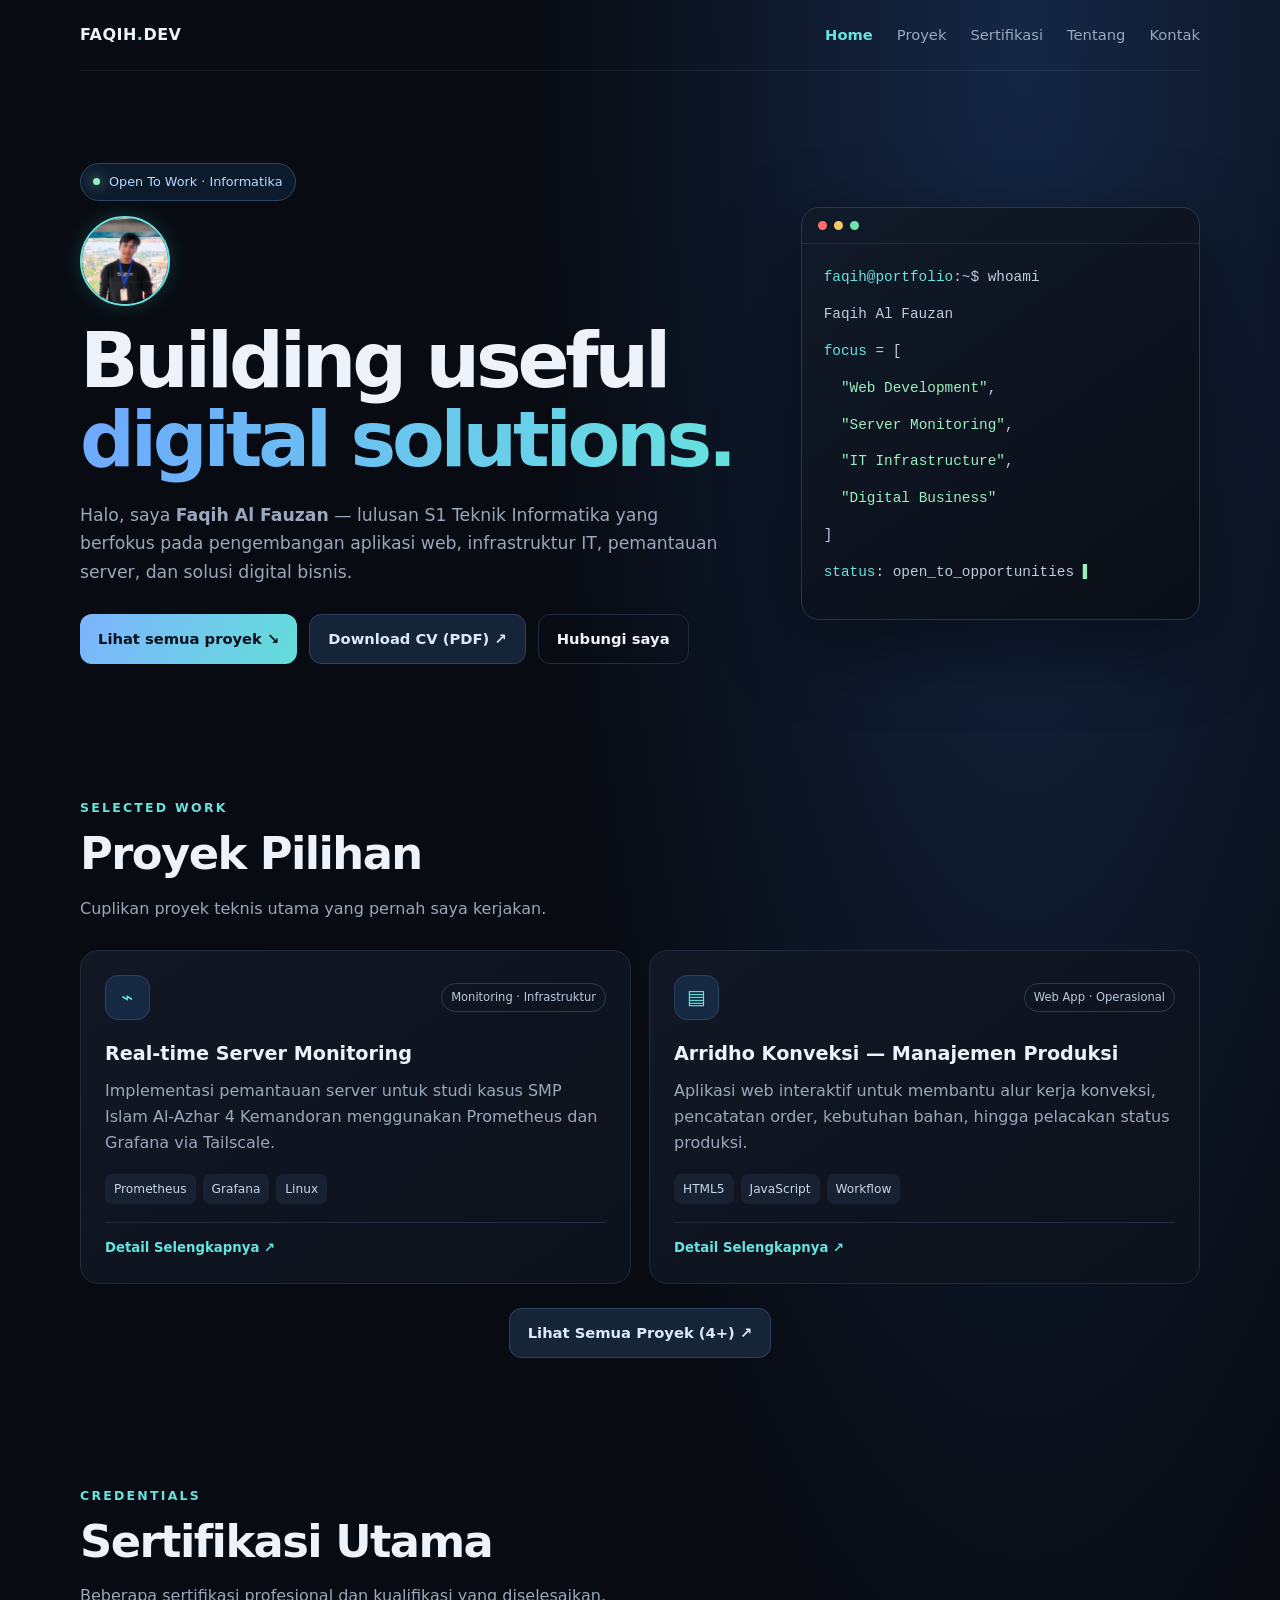
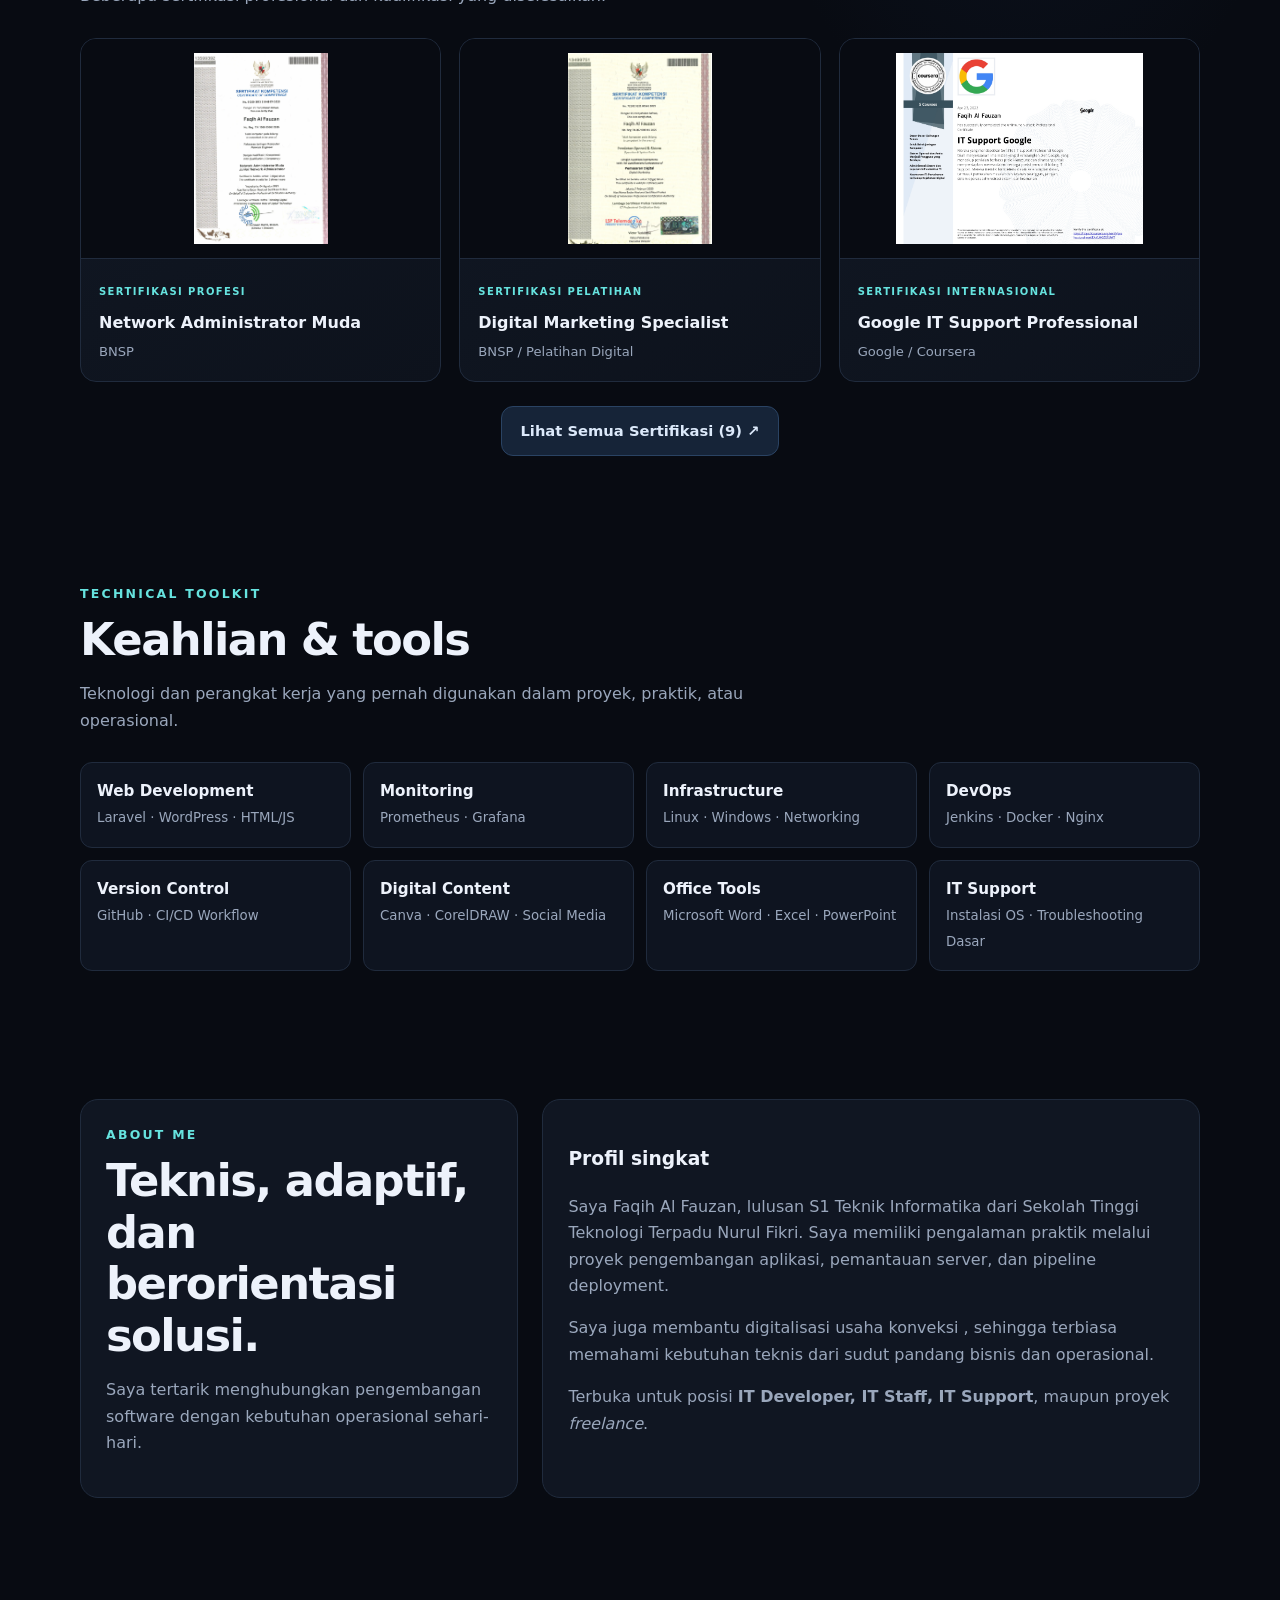
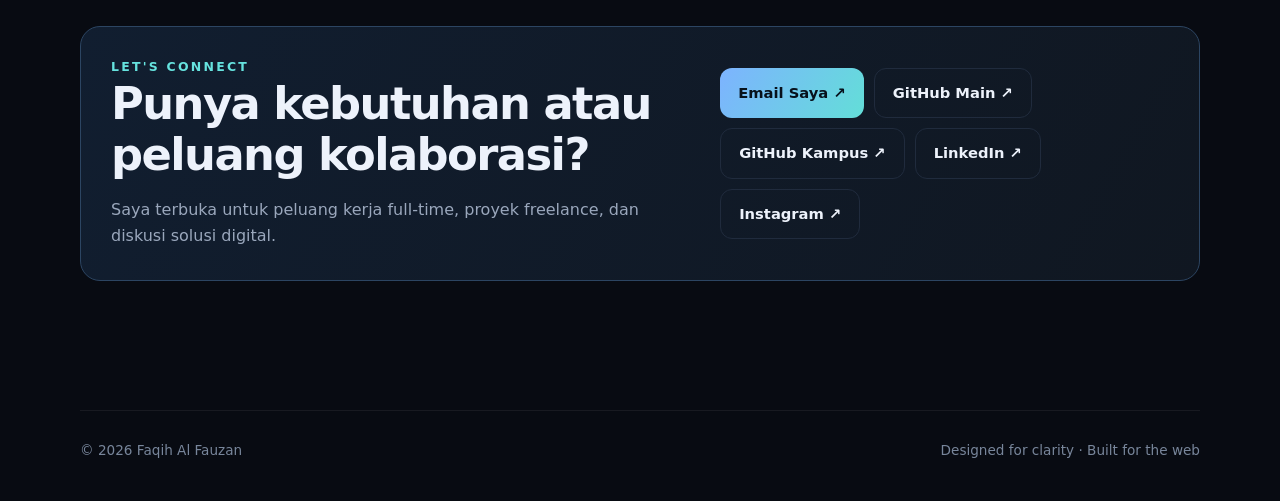
<file: index.html>
<!DOCTYPE html>
<html lang="id">
<head>
<meta charset="UTF-8">
<meta name="viewport" content="width=device-width, initial-scale=1.0">
<meta name="description" content="Portofolio Faqih Al Fauzan — IT Developer, IT Staff, dan Solusi Digital.">

<!-- Favicon -->
<link rel="icon" href="data:image/svg+xml,<svg xmlns=%22http://www.w3.org/2000/svg%22 viewBox=%220 0 100 100%22><text y=%22.9em%22 font-size=%2290%22>💻</text></svg>">

<!-- SEO & Open Graph -->
<meta property="og:title" content="Faqih Al Fauzan — IT Developer & IT Support Portfolio">
<meta property="og:description" content="S1 Teknik Informatika. Berpengalaman di Web Development, Server Monitoring, dan Infrastruktur IT.">
<meta property="og:type" content="website">

<title>Faqih Al Fauzan — Portfolio</title>
<link rel="stylesheet" href="style.css">
</head>
<body>

<header class="wrap nav">
  <a class="brand" href="index.html">FAQIH<span>.</span>DEV</a>
  <nav class="navlinks" aria-label="Navigasi utama">
    <a href="index.html" class="active">Home</a>
    <a href="proyek.html">Proyek</a>
    <a href="sertifikasi.html">Sertifikasi</a>
    <a href="#tentang">Tentang</a>
    <a href="#kontak">Kontak</a>
  </nav>
</header>

<main>
<section class="wrap hero" id="home">
  <div>
    <div class="eyebrow"><span class="dot"></span> Open To Work · Informatika</div>
    
    <img src="images/gue.jpg" alt="Faqih Al Fauzan" class="profile-avatar">

    <h1>Building useful<br><span>digital solutions.</span></h1>
    <p>Halo, saya <strong>Faqih Al Fauzan</strong> — lulusan S1 Teknik Informatika yang berfokus pada pengembangan aplikasi web, infrastruktur IT, pemantauan server, dan solusi digital bisnis.</p>
    <div class="actions">
      <a class="btn primary" href="proyek.html">Lihat semua proyek ↘</a>
      <a class="btn secondary" href="images/Cv.Faqih Al Fauzan.pdf" target="_blank">Download CV (PDF) ↗</a>
      <a class="btn" href="#kontak">Hubungi saya</a>
    </div>
  </div>
  <div class="terminal" aria-label="Ilustrasi terminal developer">
    <div class="termbar"><i></i><i></i><i></i></div>
    <div class="termcontent">
      <p><span class="prompt">faqih@portfolio</span>:~$ whoami</p>
      <p class="codeblue">Faqih Al Fauzan</p>
      <p><span class="prompt">focus</span> = [</p>
      <p>&nbsp; <span class="codegreen">"Web Development"</span>,</p>
      <p>&nbsp; <span class="codegreen">"Server Monitoring"</span>,</p>
      <p>&nbsp; <span class="codegreen">"IT Infrastructure"</span>,</p>
      <p>&nbsp; <span class="codegreen">"Digital Business"</span></p>
      <p>]</p>
      <p><span class="prompt">status</span>: open_to_opportunities<span class="codegreen"> ▌</span></p>
    </div>
  </div>
</section>

<!-- Preview Proyek -->
<section class="section">
  <div class="wrap">
    <div class="section-head">
      <div class="kicker">Selected work</div>
      <h2>Proyek Pilihan</h2>
      <p>Cuplikan proyek teknis utama yang pernah saya kerjakan.</p>
    </div>
    <div class="grid">
      <article class="card">
        <div>
          <div class="card-top"><div class="iconbox">⌁</div><span class="tag">Monitoring · Infrastruktur</span></div>
          <h3>Real-time Server Monitoring</h3>
          <p>Implementasi pemantauan server untuk studi kasus SMP Islam Al-Azhar 4 Kemandoran menggunakan Prometheus dan Grafana via Tailscale.</p>
          <div class="tags"><span>Prometheus</span><span>Grafana</span><span>Linux</span></div>
        </div>
        <div class="card-links">
          <a href="proyek.html">Detail Selengkapnya ↗</a>
        </div>
      </article>

      <article class="card">
        <div>
          <div class="card-top"><div class="iconbox">▤</div><span class="tag">Web App · Operasional</span></div>
          <h3>Arridho Konveksi — Manajemen Produksi</h3>
          <p>Aplikasi web interaktif untuk membantu alur kerja konveksi, pencatatan order, kebutuhan bahan, hingga pelacakan status produksi.</p>
          <div class="tags"><span>HTML5</span><span>JavaScript</span><span>Workflow</span></div>
        </div>
        <div class="card-links">
          <a href="proyek.html">Detail Selengkapnya ↗</a>
        </div>
      </article>
    </div>
    <div style="margin-top: 24px; text-align: center;">
      <a href="proyek.html" class="btn secondary">Lihat Semua Proyek (4+) ↗</a>
    </div>
  </div>
</section>

<!-- Preview Sertifikasi -->
<section class="section">
  <div class="wrap">
    <div class="section-head">
      <div class="kicker">Credentials</div>
      <h2>Sertifikasi Utama</h2>
      <p>Beberapa sertifikasi profesional dan kualifikasi yang diselesaikan.</p>
    </div>
    <div class="certgrid">
      <article class="cert-card">
        <a class="cert-image-link" href="images/BNSP Network Engineer_page-0001.jpg" target="_blank" rel="noopener noreferrer">
          <img class="cert-image" src="images/BNSP Network Engineer_page-0001.jpg" alt="Sertifikat BNSP Network Engineer" loading="lazy">
          <span class="cert-zoom">↗ Lihat sertifikat</span>
        </a>
        <div class="cert-info">
          <span class="cert-label">SERTIFIKASI PROFESI</span>
          <h3>Network Administrator Muda</h3>
          <p>BNSP</p>
        </div>
      </article>

      <article class="cert-card">
        <a class="cert-image-link" href="images/BNSP Digital Marketing_page-0001.jpg" target="_blank" rel="noopener noreferrer">
          <img class="cert-image" src="images/BNSP Digital Marketing_page-0001.jpg" alt="Sertifikat Digital Marketing" loading="lazy">
          <span class="cert-zoom">↗ Lihat sertifikat</span>
        </a>
        <div class="cert-info">
          <span class="cert-label">SERTIFIKASI PELATIHAN</span>
          <h3>Digital Marketing Specialist</h3>
          <p>BNSP / Pelatihan Digital</p>
        </div>
      </article>

      <article class="cert-card">
        <a class="cert-image-link" href="images/Google IT Support (1)_page-0001.jpg" target="_blank" rel="noopener noreferrer">
          <img class="cert-image" src="images/Google IT Support (1)_page-0001.jpg" alt="Sertifikat Google IT Support" loading="lazy">
          <span class="cert-zoom">↗ Lihat sertifikat</span>
        </a>
        <div class="cert-info">
          <span class="cert-label">SERTIFIKASI INTERNASIONAL</span>
          <h3>Google IT Support Professional</h3>
          <p>Google / Coursera</p>
        </div>
      </article>
    </div>
    <div style="margin-top: 24px; text-align: center;">
      <a href="sertifikasi.html" class="btn secondary">Lihat Semua Sertifikasi (9) ↗</a>
    </div>
  </div>
</section>

<section class="section" id="skill">
  <div class="wrap">
    <div class="section-head">
      <div class="kicker">Technical toolkit</div>
      <h2>Keahlian & tools</h2>
      <p>Teknologi dan perangkat kerja yang pernah digunakan dalam proyek, praktik, atau operasional.</p>
    </div>
    <div class="skillgrid">
      <div class="skill"><strong>Web Development</strong><small>Laravel · WordPress · HTML/JS</small></div>
      <div class="skill"><strong>Monitoring</strong><small>Prometheus · Grafana</small></div>
      <div class="skill"><strong>Infrastructure</strong><small>Linux · Windows · Networking</small></div>
      <div class="skill"><strong>DevOps</strong><small>Jenkins · Docker · Nginx</small></div>
      <div class="skill"><strong>Version Control</strong><small>GitHub · CI/CD Workflow</small></div>
      <div class="skill"><strong>Digital Content</strong><small>Canva · CorelDRAW · Social Media</small></div>
      <div class="skill"><strong>Office Tools</strong><small>Microsoft Word · Excel · PowerPoint</small></div>
      <div class="skill"><strong>IT Support</strong><small>Instalasi OS · Troubleshooting Dasar</small></div>
    </div>
  </div>
</section>

<section class="section" id="tentang">
  <div class="wrap about">
    <div class="aboutbox">
      <div class="kicker">About me</div>
      <h2>Teknis, adaptif, dan berorientasi solusi.</h2>
      <p>Saya tertarik menghubungkan pengembangan software dengan kebutuhan operasional sehari-hari.</p>
    </div>
    <div class="aboutbox">
      <h3>Profil singkat</h3>
      <p>Saya Faqih Al Fauzan, lulusan S1 Teknik Informatika dari Sekolah Tinggi Teknologi Terpadu Nurul Fikri. Saya memiliki pengalaman praktik melalui proyek pengembangan aplikasi, pemantauan server, dan pipeline deployment.</p>
      <p>Saya juga membantu digitalisasi usaha konveksi , sehingga terbiasa memahami kebutuhan teknis dari sudut pandang bisnis dan operasional.</p>
      <p>Terbuka untuk posisi <strong>IT Developer, IT Staff, IT Support</strong>, maupun proyek <em>freelance</em>.</p>
    </div>
  </div>
</section>

<section class="section" id="kontak">
  <div class="wrap">
    <div class="contact">
      <div>
        <div class="kicker">Let's connect</div>
        <h2>Punya kebutuhan atau peluang kolaborasi?</h2>
        <p>Saya terbuka untuk peluang kerja full-time, proyek freelance, dan diskusi solusi digital.</p>
      </div>
      <div class="contactlinks">
        <a class="btn primary" href="mailto:fazaal075@email.com">Email Saya ↗</a>
        <a class="btn" href="https://github.com/faqihalfauzan" target="_blank" rel="noreferrer">GitHub Main ↗</a>
        <a class="btn" href="https://github.com/faqi22152ti" target="_blank" rel="noreferrer">GitHub Kampus ↗</a>
        <a class="btn" href="https://www.linkedin.com/in/faqih-al-fauzan-170a98251/" target="_blank" rel="noreferrer">LinkedIn ↗</a>
        <a class="btn" href="https://www.Instagram.com/fqhall_" target="_blank" rel="noreferrer">Instagram ↗</a>
      </div>
    </div>
  </div>
</section>
</main>

<footer class="wrap footer">
  <span>© <span id="year"></span> Faqih Al Fauzan</span>
  <span>Designed for clarity · Built for the web</span>
</footer>

<script src="script.js"></script>
</body>
</html>
</file>
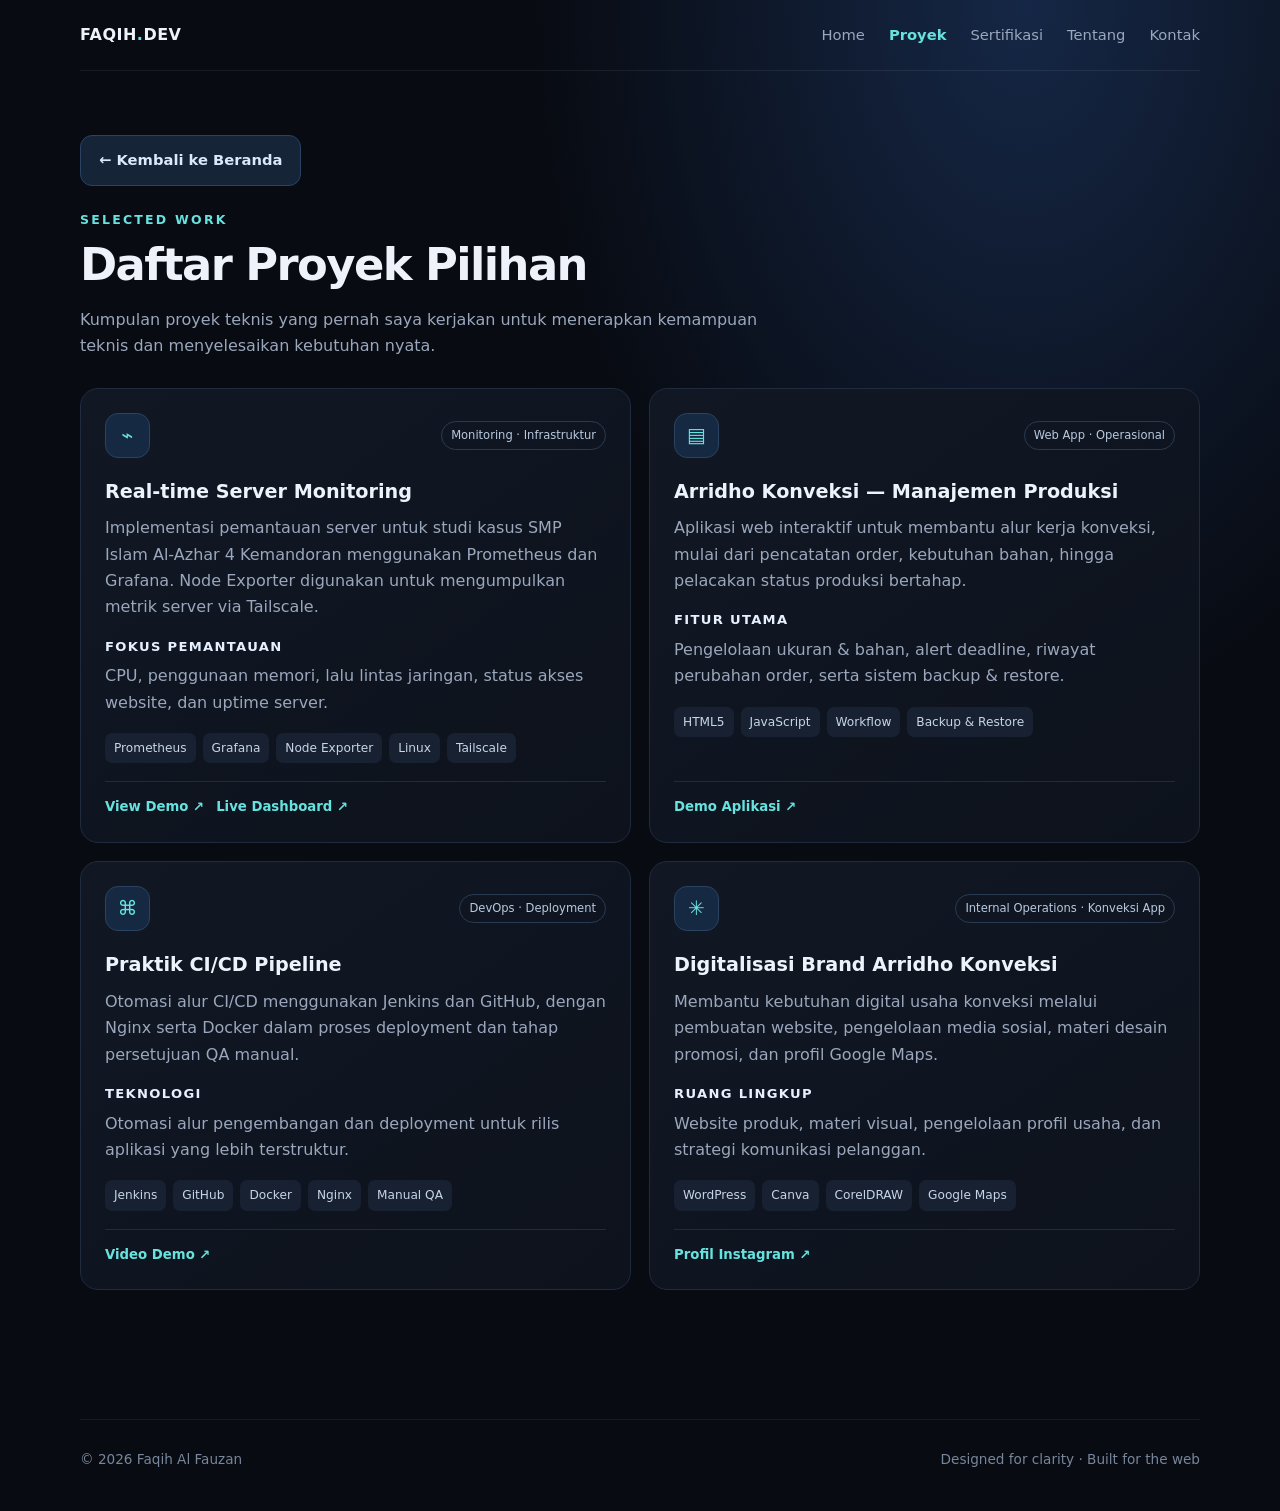
<file: proyek.html>
<!DOCTYPE html>
<html lang="id">
<head>
<meta charset="UTF-8">
<meta name="viewport" content="width=device-width, initial-scale=1.0">
<title>Proyek — Faqih Al Fauzan</title>
<link rel="icon" href="data:image/svg+xml,<svg xmlns=%22http://www.w3.org/2000/svg%22 viewBox=%220 0 100 100%22><text y=%22.9em%22 font-size=%2290%22>💻</text></svg>">
<link rel="stylesheet" href="style.css">
</head>
<body>

<header class="wrap nav">
  <a class="brand" href="index.html">FAQIH<span>.</span>DEV</a>
  <nav class="navlinks" aria-label="Navigasi utama">
    <a href="index.html">Home</a>
    <a href="proyek.html" class="active">Proyek</a>
    <a href="sertifikasi.html">Sertifikasi</a>
    <a href="index.html#tentang">Tentang</a>
    <a href="index.html#kontak">Kontak</a>
  </nav>
</header>

<main>
<section class="section" id="proyek">
  <div class="wrap">
    <a href="index.html" class="btn secondary" style="margin-bottom: 24px; display: inline-flex;">← Kembali ke Beranda</a>
    <div class="section-head">
      <div class="kicker">Selected work</div>
      <h2>Daftar Proyek Pilihan</h2>
      <p>Kumpulan proyek teknis yang pernah saya kerjakan untuk menerapkan kemampuan teknis dan menyelesaikan kebutuhan nyata.</p>
    </div>
    <div class="grid">
      
      <article class="card">
        <div>
          <div class="card-top"><div class="iconbox">⌁</div><span class="tag">Monitoring · Infrastruktur</span></div>
          <h3>Real-time Server Monitoring</h3>
          <p>Implementasi pemantauan server untuk studi kasus SMP Islam Al-Azhar 4 Kemandoran menggunakan Prometheus dan Grafana. Node Exporter digunakan untuk mengumpulkan metrik server via Tailscale.</p>
          <div class="smalltitle">Fokus pemantauan</div>
          <p>CPU, penggunaan memori, lalu lintas jaringan, status akses website, dan uptime server.</p>
          <div class="tags"><span>Prometheus</span><span>Grafana</span><span>Node Exporter</span><span>Linux</span><span>Tailscale</span></div>
        </div>
        <div class="card-links">
          <a href="https://drive.google.com/file/d/1mEZrqIJ8GCMgLV-bnpQDoj_qxRdsIMr1/view" target="_blank">View Demo ↗</a>
          <a href="https://monitoring-server-alazhar4.cloud/dashboard/snapshot/jkQt5wFIuO4QXgEPCrFaNRKkNQijCdb3" target="_blank">Live Dashboard ↗</a>
        </div>
      </article>

      <article class="card">
        <div>
          <div class="card-top"><div class="iconbox">▤</div><span class="tag">Web App · Operasional</span></div>
          <h3>Arridho Konveksi — Manajemen Produksi</h3>
          <p>Aplikasi web interaktif untuk membantu alur kerja konveksi, mulai dari pencatatan order, kebutuhan bahan, hingga pelacakan status produksi bertahap.</p>
          <div class="smalltitle">Fitur utama</div>
          <p>Pengelolaan ukuran & bahan, alert deadline, riwayat perubahan order, serta sistem backup & restore.</p>
          <div class="tags"><span>HTML5</span><span>JavaScript</span><span>Workflow</span><span>Backup &amp; Restore</span></div>
        </div>
        <div class="card-links">
          <a href="https://arridhokonveksi.netlify.app/" target="_blank">Demo Aplikasi ↗</a>
        </div>
      </article>

      <article class="card">
        <div>
          <div class="card-top"><div class="iconbox">⌘</div><span class="tag">DevOps · Deployment</span></div>
          <h3>Praktik CI/CD Pipeline</h3>
          <p>Otomasi alur CI/CD menggunakan Jenkins dan GitHub, dengan Nginx serta Docker dalam proses deployment dan tahap persetujuan QA manual.</p>
          <div class="smalltitle">Teknologi</div>
          <p>Otomasi alur pengembangan dan deployment untuk rilis aplikasi yang lebih terstruktur.</p>
          <div class="tags"><span>Jenkins</span><span>GitHub</span><span>Docker</span><span>Nginx</span><span>Manual QA</span></div>
        </div>
        <div class="card-links">
          <a href="https://drive.google.com/file/d/1n6iSbP3Xh1uCx96jdlHXwXxUSgH8oL_4/view" target="_blank">Video Demo ↗</a>
        </div>
      </article>

      <article class="card">
        <div>
          <div class="card-top"><div class="iconbox">✳</div><span class="tag">Internal Operations · Konveksi App</span></div>
          <h3>Digitalisasi Brand Arridho Konveksi</h3>
          <p>Membantu kebutuhan digital usaha konveksi melalui pembuatan website, pengelolaan media sosial, materi desain promosi, dan profil Google Maps.</p>
          <div class="smalltitle">Ruang lingkup</div>
          <p>Website produk, materi visual, pengelolaan profil usaha, dan strategi komunikasi pelanggan.</p>
          <div class="tags"><span>WordPress</span><span>Canva</span><span>CorelDRAW</span><span>Google Maps</span></div>
        </div>
        <div class="card-links">
          <a href="https://www.instagram.com/ard_konveksi/" target="_blank">Profil Instagram ↗</a>
        </div>
      </article>

    </div>
  </div>
</section>
</main>

<footer class="wrap footer">
  <span>© <span id="year"></span> Faqih Al Fauzan</span>
  <span>Designed for clarity · Built for the web</span>
</footer>

<script src="script.js"></script>
</body>
</html>
</file>
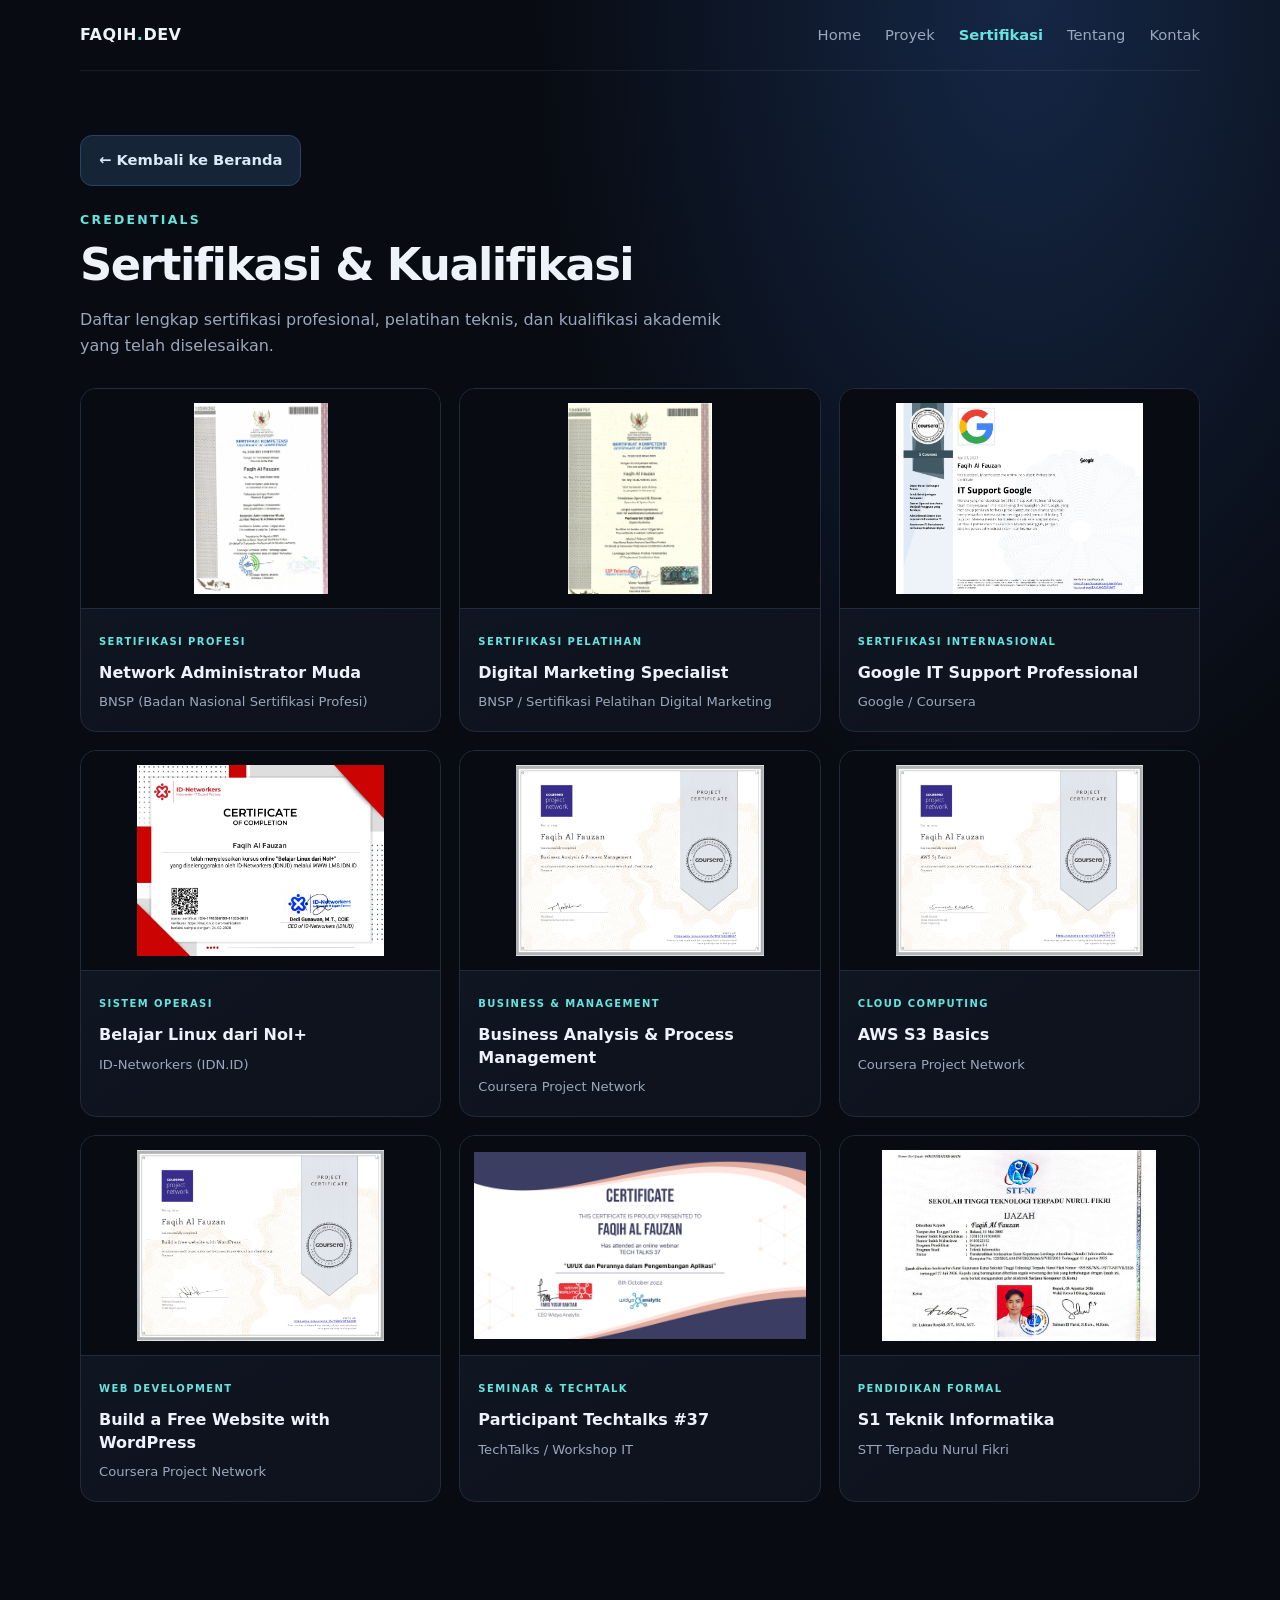
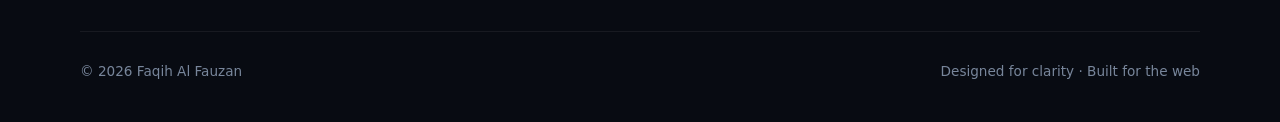
<file: sertifikasi.html>
<!DOCTYPE html>
<html lang="id">
<head>
<meta charset="UTF-8">
<meta name="viewport" content="width=device-width, initial-scale=1.0">
<title>Sertifikasi — Faqih Al Fauzan</title>
<link rel="icon" href="data:image/svg+xml,<svg xmlns=%22http://www.w3.org/2000/svg%22 viewBox=%220 0 100 100%22><text y=%22.9em%22 font-size=%2290%22>💻</text></svg>">
<link rel="stylesheet" href="style.css">
</head>
<body>

<header class="wrap nav">
  <a class="brand" href="index.html">FAQIH<span>.</span>DEV</a>
  <nav class="navlinks" aria-label="Navigasi utama">
    <a href="index.html">Home</a>
    <a href="proyek.html">Proyek</a>
    <a href="sertifikasi.html" class="active">Sertifikasi</a>
    <a href="index.html#tentang">Tentang</a>
    <a href="index.html#kontak">Kontak</a>
  </nav>
</header>

<main>
<section class="section" id="sertifikasi">
  <div class="wrap">
    <a href="index.html" class="btn secondary" style="margin-bottom: 24px; display: inline-flex;">← Kembali ke Beranda</a>
    <div class="section-head">
      <div class="kicker">Credentials</div>
      <h2>Sertifikasi & Kualifikasi</h2>
      <p>Daftar lengkap sertifikasi profesional, pelatihan teknis, dan kualifikasi akademik yang telah diselesaikan.</p>
    </div>
    <div class="certgrid">

      <!-- 1. BNSP Network Engineer -->
      <article class="cert-card">
        <a class="cert-image-link" href="images/BNSP Network Engineer_page-0001.jpg" target="_blank" rel="noopener noreferrer">
          <img class="cert-image" src="images/BNSP Network Engineer_page-0001.jpg" alt="Dokumen BNSP Network Administrator Muda" loading="lazy">
          <span class="cert-zoom">↗ Lihat sertifikat</span>
        </a>
        <div class="cert-info">
          <span class="cert-label">SERTIFIKASI PROFESI</span>
          <h3>Network Administrator Muda</h3>
          <p>BNSP (Badan Nasional Sertifikasi Profesi)</p>
        </div>
      </article>

      <!-- 2. BNSP Digital Marketing -->
      <article class="cert-card">
        <a class="cert-image-link" href="images/BNSP Digital Marketing_page-0001.jpg" target="_blank" rel="noopener noreferrer">
          <img class="cert-image" src="images/BNSP Digital Marketing_page-0001.jpg" alt="Dokumen Digital Marketing" loading="lazy">
          <span class="cert-zoom">↗ Lihat sertifikat</span>
        </a>
        <div class="cert-info">
          <span class="cert-label">SERTIFIKASI PELATIHAN</span>
          <h3>Digital Marketing Specialist</h3>
          <p>BNSP / Sertifikasi Pelatihan Digital Marketing</p>
        </div>
      </article>

      <!-- 3. Google IT Support -->
      <article class="cert-card">
        <a class="cert-image-link" href="images/Google IT Support (1)_page-0001.jpg" target="_blank" rel="noopener noreferrer">
          <img class="cert-image" src="images/Google IT Support (1)_page-0001.jpg" alt="Dokumen Google IT Support Professional" loading="lazy">
          <span class="cert-zoom">↗ Lihat sertifikat</span>
        </a>
        <div class="cert-info">
          <span class="cert-label">SERTIFIKASI INTERNASIONAL</span>
          <h3>Google IT Support Professional</h3>
          <p>Google / Coursera</p>
        </div>
      </article>

      <!-- 4. ID-Networkers Linux -->
      <article class="cert-card">
        <a class="cert-image-link" href="images/Faqih-Al-Fauzan-Belajar-Linux-dari-Nol-Sertifikat-Belajar-Linux-dari-Nol-LMS-ID-Networkers_page-0001.jpg" target="_blank" rel="noopener noreferrer">
          <img class="cert-image" src="images/Faqih-Al-Fauzan-Belajar-Linux-dari-Nol-Sertifikat-Belajar-Linux-dari-Nol-LMS-ID-Networkers_page-0001.jpg" alt="Dokumen Belajar Linux dari Nol+ ID-Networkers" loading="lazy">
          <span class="cert-zoom">↗ Lihat sertifikat</span>
        </a>
        <div class="cert-info">
          <span class="cert-label">SISTEM OPERASI</span>
          <h3>Belajar Linux dari Nol+</h3>
          <p>ID-Networkers (IDN.ID)</p>
        </div>
      </article>

      <!-- 5. Coursera Business Analysis & Process Management -->
      <article class="cert-card">
        <a class="cert-image-link" href="images/Sertifikat Business Analysis & Process Management_page-0001.jpg" target="_blank" rel="noopener noreferrer">
          <img class="cert-image" src="images/Sertifikat Business Analysis & Process Management_page-0001.jpg" alt="Dokumen Business Analysis & Process Management" loading="lazy">
          <span class="cert-zoom">↗ Lihat sertifikat</span>
        </a>
        <div class="cert-info">
          <span class="cert-label">BUSINESS & MANAGEMENT</span>
          <h3>Business Analysis & Process Management</h3>
          <p>Coursera Project Network</p>
        </div>
      </article>

      <!-- 6. Coursera AWS S3 Basic -->
      <article class="cert-card">
        <a class="cert-image-link" href="images/Coursera AWS S3 Basic_page-0001.jpg" target="_blank" rel="noopener noreferrer">
          <img class="cert-image" src="images/Coursera AWS S3 Basic_page-0001.jpg" alt="Dokumen AWS S3 Basic Coursera" loading="lazy">
          <span class="cert-zoom">↗ Lihat sertifikat</span>
        </a>
        <div class="cert-info">
          <span class="cert-label">CLOUD COMPUTING</span>
          <h3>AWS S3 Basics</h3>
          <p>Coursera Project Network</p>
        </div>
      </article>

      <!-- 7. Build a free website with WordPress -->
      <article class="cert-card">
        <a class="cert-image-link" href="images/Build a free website with WordPress_page-0001.jpg" target="_blank" rel="noopener noreferrer">
          <img class="cert-image" src="images/Build a free website with WordPress_page-0001.jpg" alt="Dokumen Build a free website with WordPress" loading="lazy">
          <span class="cert-zoom">↗ Lihat sertifikat</span>
        </a>
        <div class="cert-info">
          <span class="cert-label">WEB DEVELOPMENT</span>
          <h3>Build a Free Website with WordPress</h3>
          <p>Coursera Project Network</p>
        </div>
      </article>

      <!-- 8. E-Certificate Techtalks 37 -->
      <article class="cert-card">
        <a class="cert-image-link" href="images/E-Certificate Techtalks 37_page-0001.jpg" target="_blank" rel="noopener noreferrer">
          <img class="cert-image" src="images/E-Certificate Techtalks 37_page-0001.jpg" alt="Dokumen Techtalks 37" loading="lazy">
          <span class="cert-zoom">↗ Lihat sertifikat</span>
        </a>
        <div class="cert-info">
          <span class="cert-label">SEMINAR & TECHTALK</span>
          <h3>Participant Techtalks #37</h3>
          <p>TechTalks / Workshop IT</p>
        </div>
      </article>

      <!-- 9. Ijazah S1 Teknik Informatika -->
      <article class="cert-card">
        <a class="cert-image-link" href="images/Ijazah S1 Faqih Al Fauzan.jpg" target="_blank" rel="noopener noreferrer">
          <img class="cert-image" src="images/Ijazah S1 Faqih Al Fauzan.jpg" alt="Dokumen ijazah S1 Teknik Informatika" loading="lazy">
          <span class="cert-zoom">↗ Lihat dokumen</span>
        </a>
        <div class="cert-info">
          <span class="cert-label">PENDIDIKAN FORMAL</span>
          <h3>S1 Teknik Informatika</h3>
          <p>STT Terpadu Nurul Fikri</p>
        </div>
      </article>

    </div>
  </div>
</section>
</main>

<footer class="wrap footer">
  <span>© <span id="year"></span> Faqih Al Fauzan</span>
  <span>Designed for clarity · Built for the web</span>
</footer>

<script src="script.js"></script>
</body>
</html>
</file>
<file: style.css>
:root{
  --bg:#080b12;
  --panel:#101622;
  --panel2:#0c111b;
  --text:#edf2fb;
  --muted:#9aa7bc;
  --line:#202b3d;
  --blue:#6ea8fe;
  --cyan:#66e3df;
  --green:#9af0bd;
  --max:1120px;
}

*{
  box-sizing:border-box;
}

html{
  scroll-behavior:smooth;
}

body{
  margin:0;
  background:radial-gradient(ellipse at 80% 0%,#152746 0,transparent 34%),var(--bg);
  color:var(--text);
  font-family:Inter,ui-sans-serif,system-ui,-apple-system,BlinkMacSystemFont,"Segoe UI",sans-serif;
  line-height:1.65;
}

a{
  color:inherit;
  text-decoration:none;
}

.wrap{
  width:min(var(--max),calc(100% - 40px));
  margin:auto;
}

.nav{
  display:flex;
  align-items:center;
  justify-content:space-between;
  padding:22px 0;
  border-bottom:1px solid #ffffff12;
}

.brand{
  font-weight:800;
  letter-spacing:.03em;
}

.brand span{
  color:var(--cyan);
}

.navlinks{
  display:flex;
  gap:24px;
  color:var(--muted);
  font-size:.92rem;
}

.navlinks a:hover, .navlinks a.active{
  color:var(--cyan);
  font-weight:700;
}

.hero{
  padding:92px 0 70px;
  display:grid;
  grid-template-columns:1.25fr .75fr;
  gap:55px;
  align-items:center;
}

.eyebrow{
  display:inline-flex;
  gap:9px;
  align-items:center;
  padding:7px 12px;
  border:1px solid #2c4763;
  background:#0c1b2b;
  border-radius:99px;
  color:#b9d8ff;
  font-size:.8rem;
  margin-bottom:15px;
}

.dot{
  width:7px;
  height:7px;
  border-radius:50%;
  background:var(--green);
  box-shadow:0 0 14px #9af0bd;
}

.profile-avatar{
  width:90px;
  height:90px;
  border-radius:50%;
  object-fit:cover;
  border:2px solid var(--cyan);
  box-shadow:0 0 20px rgba(102,227,223,.2);
  display:block;
  margin-bottom:15px;
}

.hero h1{
  font-size:clamp(2.8rem,6vw,5.2rem);
  line-height:1.03;
  letter-spacing:-.055em;
  margin:15px 0 22px;
}

.hero h1 span{
  background:linear-gradient(100deg,var(--blue),var(--cyan));
  color:transparent;
  -webkit-background-clip:text;
  background-clip:text;
}

.hero p{
  color:var(--muted);
  font-size:1.08rem;
  max-width:650px;
}

.actions{
  display:flex;
  gap:12px;
  flex-wrap:wrap;
  margin-top:28px;
}

.btn{
  display:inline-flex;
  align-items:center;
  justify-content:center;
  padding:12px 18px;
  border-radius:12px;
  border:1px solid var(--line);
  font-weight:700;
  font-size:.92rem;
  transition:.2s;
  cursor:pointer;
}

.btn.primary{
  background:linear-gradient(120deg,#7db3ff,#63ded8);
  color:#07111c;
  border:0;
}

.btn.secondary{
  background:#162438;
  color:#dce9fa;
  border-color:#2a4363;
}

.btn:hover{
  transform:translateY(-2px);
}

.terminal{
  border:1px solid #26364d;
  background:linear-gradient(145deg,#111a29,#0a0e16);
  border-radius:18px;
  overflow:hidden;
  box-shadow:0 24px 80px #0007;
}

.termbar{
  padding:13px 16px;
  border-bottom:1px solid var(--line);
  display:flex;
  gap:7px;
}

.termbar i{
  height:9px;
  width:9px;
  border-radius:50%;
  background:#ff6d6d;
}

.termbar i:nth-child(2){
  background:#f5c96a;
}

.termbar i:nth-child(3){
  background:#6ee7a8;
}

.termcontent{
  padding:22px;
  font-family:ui-monospace,SFMono-Regular,Consolas,monospace;
  font-size:.9rem;
  color:#bdcce0;
}

.termcontent p{
  margin:0 0 13px;
  color:#bdcce0;
  font-size:.9rem;
}

.prompt{
  color:var(--cyan);
}

.codeblue{
  color:#8ebcff;
}

.codegreen{
  color:#9af0bd;
}

.section{
  padding:64px 0;
}

.section-head{
  max-width:680px;
  margin-bottom:28px;
}

.kicker{
  color:var(--cyan);
  font-size:.78rem;
  text-transform:uppercase;
  letter-spacing:.18em;
  font-weight:800;
}

.section h2{
  font-size:clamp(1.9rem,4vw,2.8rem);
  line-height:1.15;
  letter-spacing:-.035em;
  margin:9px 0 12px;
}

.section-head p,.muted{
  color:var(--muted);
}

.grid{
  display:grid;
  grid-template-columns:repeat(2,minmax(0,1fr));
  gap:18px;
}

.card{
  border:1px solid var(--line);
  background:linear-gradient(145deg,#111824,#0d121c);
  border-radius:18px;
  padding:24px;
  min-width:0;
  display:flex;
  flex-direction:column;
  justify-content:space-between;
}

.card:hover{
  border-color:#426082;
}

.card-top{
  display:flex;
  align-items:center;
  justify-content:space-between;
  gap:12px;
}

.iconbox{
  width:45px;
  height:45px;
  border-radius:13px;
  display:grid;
  place-items:center;
  background:#162943;
  color:var(--cyan);
  font-size:1.25rem;
  border:1px solid #2b4260;
}

.tag{
  border:1px solid #2a3b51;
  color:#b8c9df;
  border-radius:99px;
  padding:4px 9px;
  font-size:.72rem;
}

.card h3{
  margin:18px 0 8px;
  font-size:1.2rem;
}

.card p{
  color:var(--muted);
  margin:0 0 15px;
}

.tags{
  display:flex;
  flex-wrap:wrap;
  gap:7px;
  margin-top:17px;
}

.tags span{
  font-size:.76rem;
  padding:5px 9px;
  border-radius:7px;
  background:#172131;
  color:#c7d5e8;
}

.card-links{
  display:flex;
  gap:12px;
  margin-top:18px;
  padding-top:14px;
  border-top:1px solid var(--line);
}

.card-links a{
  font-size:.83rem;
  font-weight:700;
  color:var(--cyan);
  display:inline-flex;
  align-items:center;
  gap:4px;
}

.card-links a:hover{
  text-decoration:underline;
}

.smalltitle{
  color:#e7f0ff;
  font-size:.82rem;
  font-weight:800;
  text-transform:uppercase;
  letter-spacing:.1em;
  margin:15px 0 6px;
}

.skillgrid{
  display:grid;
  grid-template-columns:repeat(4,1fr);
  gap:12px;
}

.skill{
  padding:16px;
  border:1px solid var(--line);
  background:#0e1420;
  border-radius:12px;
}

.skill strong{
  display:block;
  font-size:.95rem;
}

.skill small{
  color:var(--muted);
}

.certgrid{
  display:grid;
  grid-template-columns:repeat(3,minmax(0,1fr));
  gap:18px;
  margin-top:20px;
}

.cert-card{
  overflow:hidden;
  border:1px solid var(--line);
  background:linear-gradient(145deg,#111824,#0d121c);
  border-radius:16px;
  transition:transform .25s ease,border-color .25s ease;
}

.cert-card:hover{
  transform:translateY(-4px);
  border-color:var(--cyan);
}

.cert-image-link{
  position:relative;
  display:flex;
  align-items:center;
  justify-content:center;
  height:220px;
  padding:14px;
  overflow:hidden;
  background:#080b12;
  border-bottom:1px solid var(--line);
}

.cert-image{
  display:block;
  width:100%;
  height:100%;
  object-fit:contain;
  transition:transform .3s ease;
}

.cert-card:hover .cert-image{
  transform:scale(1.03);
}

.cert-zoom{
  position:absolute;
  right:12px;
  bottom:12px;
  padding:7px 11px;
  border:1px solid #35445b;
  border-radius:8px;
  background:rgba(8,11,18,.92);
  color:var(--cyan);
  font-size:12px;
  opacity:0;
  transition:opacity .2s ease;
}

.cert-card:hover .cert-zoom,
.cert-image-link:focus-visible .cert-zoom{
  opacity:1;
}

.cert-info{
  padding:18px;
}

.cert-label{
  color:var(--cyan);
  font-size:10px;
  font-weight:800;
  letter-spacing:1.4px;
}

.cert-info h3{
  margin:9px 0 7px;
  font-size:1rem;
  line-height:1.4;
  color:var(--text);
}

.cert-info p{
  margin:0;
  font-size:.82rem;
  color:var(--muted);
}

.about{
  display:grid;
  grid-template-columns:.8fr 1.2fr;
  gap:24px;
}

.aboutbox{
  border:1px solid var(--line);
  border-radius:18px;
  padding:25px;
  background:#101622;
}

.aboutbox p{
  color:var(--muted);
}

.contact{
  display:flex;
  justify-content:space-between;
  align-items:center;
  gap:25px;
  padding:30px;
  border:1px solid #2c4562;
  border-radius:20px;
  background:linear-gradient(120deg,#111e30,#101721);
}

.contact h2{
  margin-top:0;
}

.contact p{
  color:var(--muted);
  margin-bottom:0;
}

.contactlinks{
  display:flex;
  gap:10px;
  flex-wrap:wrap;
}

.footer{
  padding:28px 0 40px;
  color:#78869b;
  font-size:.85rem;
  display:flex;
  justify-content:space-between;
  gap:15px;
  border-top:1px solid #ffffff10;
  margin-top:65px;
}

@media(max-width:780px){
  .hero{grid-template-columns:1fr;padding:62px 0 45px;gap:30px}
  .navlinks{gap:12px;font-size:.8rem}
  .grid,.about,.certgrid{grid-template-columns:1fr}
  .skillgrid{grid-template-columns:repeat(2,1fr)}
  .contact{align-items:flex-start;flex-direction:column}
  .section{padding:46px 0}
  .wrap{width:min(var(--max),calc(100% - 28px))}
  .hero h1{font-size:3.25rem}
}

@media(max-width:560px){
  .certgrid{grid-template-columns:1fr}
  .cert-image-link{height:240px}
  .cert-zoom{opacity:1}
}

@media(max-width:420px){
  .navlinks a:nth-child(2){display:none}
  .hero h1{font-size:2.7rem}
  .card{padding:19px}
}
</file>
